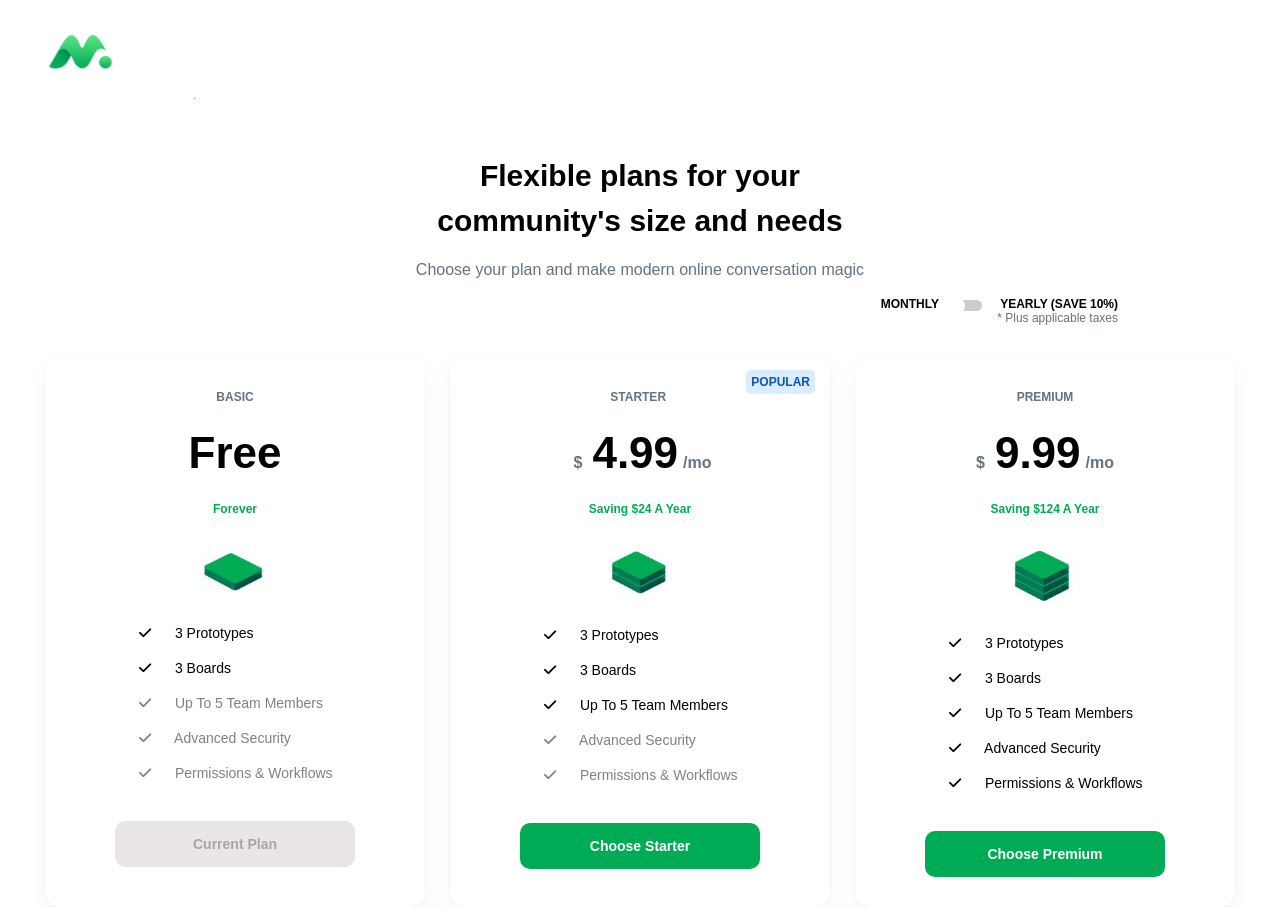
<file: index.html>
<!DOCTYPE html>
<html lang="en">

<head>
    <meta charset="UTF-8">
    <meta http-equiv="X-UA-Compatible" content="IE=edge">
    <meta name="viewport" content="width=device-width, initial-scale=1.0">
    <title>Pricing | Minimal-UI</title>
    <link rel="stylesheet" href="style.css">
    <link rel="preconnect" href="https://fonts.gstatic.com" crossorigin>
    <link rel="stylesheet" href="https://cdnjs.cloudflare.com/ajax/libs/font-awesome/6.1.0/css/all.min.css">

</head>


<body>
    <div class="contenar3">

        <a href="http://127.0.0.1:5500/"><img class="icon" src="images/icon.JPG" /></a>

        <h2 class="heding1">Flexible plans for your<br> community's size and needs</h2><br>
        <p class="pera">Choose your plan and make modern online conversation magic</p><br>


        <div class="save">
            <p class="month">MONTHLY
                <label class="switch">
                    <input type="checkbox">
                    <span class="slider round"></span>
                </label> YEARLY (SAVE 10%)</p>
            <P class="plus">* Plus applicable taxes</P>

        </div>
        <div class="flex">

            <div class="item1  ">
                <div class="line">
                    <p class="p">BASIC</p>
                    <h2>Free</h2>
                    <p class="p1">Forever</p>
                </div>

                <img src="images/box.JPG" class="img">

                <br><br>

                <div class="detail">

                    <p><i class="fa-solid fa-check"></i> 3 prototypes</p>
                    <p><i class="fa-solid fa-check"></i> 3 boards</p>
                    <p class="color"><i class="fa-solid fa-check"></i> up to 5 team members</p>
                    <p class="color"><i class="fa-solid fa-check"></i> advanced security</p>
                    <p class="color"><i class="fa-solid fa-check"></i> Permissions & workflows</p>

                </div>
                <button class="button" type="button" disabled> Current Plan</button>
            </div>
            <div class="item2">

                <p><span class="pop">POPULAR</span></p>

                <div class="line">

                    <p class="p3">STARTER</p>
                    <h2><span class="doller">$</span>4.99<span>/mo</span></h2>
                    <p class="p1">Saving $24 A Year</p>
                </div>

                <img src="images/box1.JPG" class="img"><br><br>
                <div class="detail">
                    <p><i class="fa-solid fa-check"></i> 3 prototypes</p>
                    <p><i class="fa-solid fa-check"></i> 3 boards</p>
                    <p><i class="fa-solid fa-check"></i> up to 5 team members</p>
                    <p class="color"><i class="fa-solid fa-check"></i> advanced security</p>
                    <p class="color"><i class="fa-solid fa-check"></i> Permissions & workflows</p>

                </div>
                <button class="button1" type="button"> Choose Starter</button>
            </div>
            <div class="item3">
                <div class="line">
                    <p class="p">PREMIUM</p>
                    <h2>
                        <sapn class="doller">$</sapn>9.99<span>/mo</span></h2>
                    <p class="p1">Saving $124 A Year</p>
                </div>

                <img src="images/box2.JPG" class="img"><br><br>
                <div class="detail">
                    <p><i class="fa-solid fa-check"></i> 3 prototypes</p>
                    <p><i class="fa-solid fa-check"></i> 3 boards</p>
                    <p><i class="fa-solid fa-check"></i> up to 5 team members</p>
                    <p><i class="fa-solid fa-check"></i> advanced security</p>
                    <p><i class="fa-solid fa-check"></i> Permissions & workflows</p>

                </div>
                <button class="button1" type="button"> Choose Premium</button>
            </div>

        </div>
    </div>

</body>

</html>
</file>
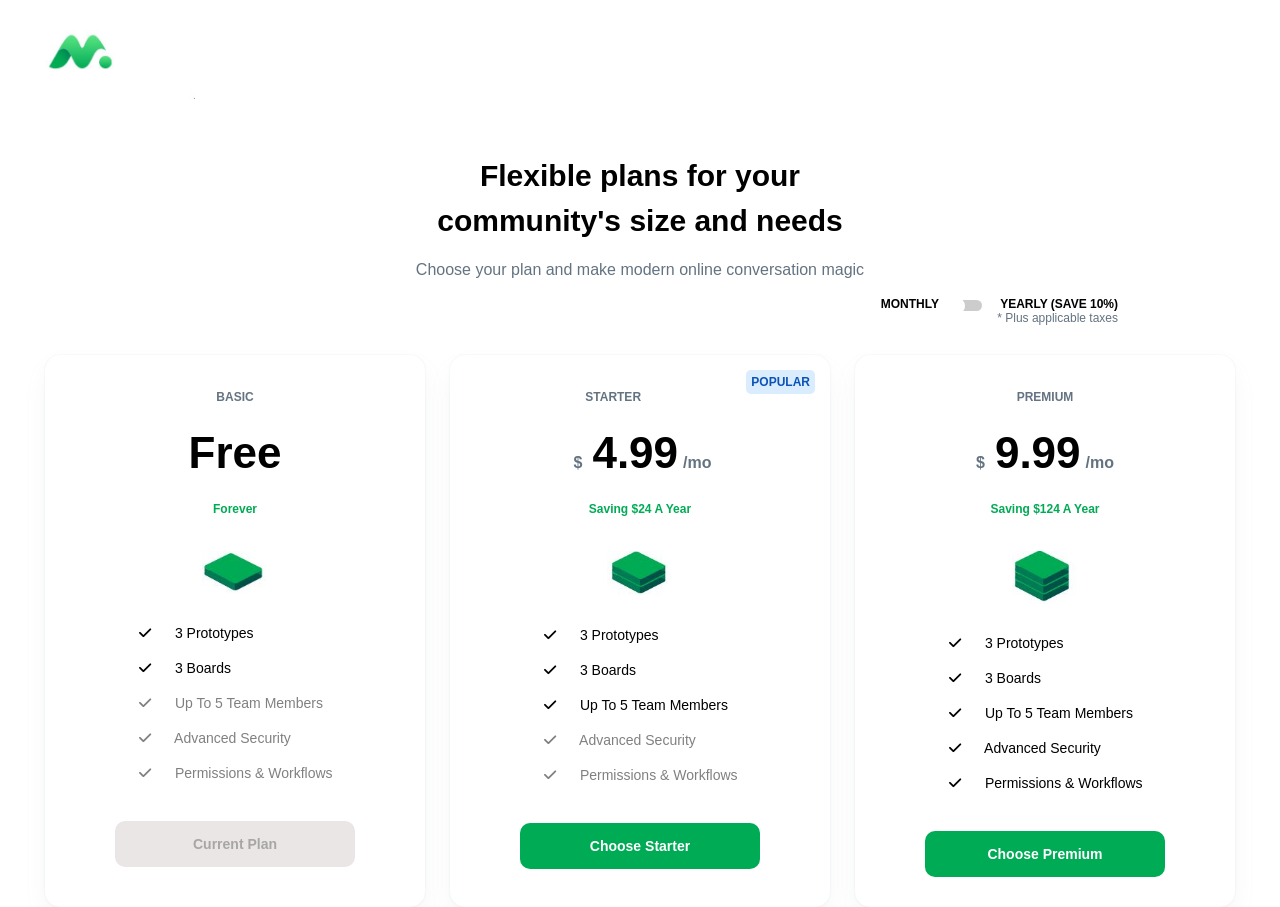
<file: plan.html>
<!DOCTYPE html>
<html lang="en">

<head>
    <meta charset="UTF-8">
    <meta http-equiv="X-UA-Compatible" content="IE=edge">
    <meta name="viewport" content="width=device-width, initial-scale=1.0">
    <title>Pricing | Minimal-UI</title>
    <link rel="stylesheet" href="style.css">
    <link rel="preconnect" href="https://fonts.gstatic.com" crossorigin>
    <link rel="stylesheet" href="https://cdnjs.cloudflare.com/ajax/libs/font-awesome/6.1.0/css/all.min.css">

</head>


<body>
    <div class="contenar3">

        <a href="http://127.0.0.1:5500/"><img class="icon" src="images/icon.JPG" /></a>

        <h2 class="heding1">Flexible plans for your<br> community's size and needs</h2><br>
        <p class="pera">Choose your plan and make modern online conversation magic</p><br>


        <div class="save">
            <p class="month">MONTHLY
                <label class="switch">
                    <input type="checkbox">
                    <span class="slider round"></span>
                </label> YEARLY (SAVE 10%)</p>
            <P class="plus">* Plus applicable taxes</P>

        </div>
        <div class="flex">

            <div class="item1  ">
                <div class="line">
                    <p class="p">BASIC</p>
                    <h2>Free</h2>
                    <p class="p1">Forever</p>
                </div>

                <img src="images/box.JPG" class="img">

                <br><br>

                <div class="detail">

                    <p><i class="fa-solid fa-check"></i> 3 prototypes</p>
                    <p><i class="fa-solid fa-check"></i> 3 boards</p>
                    <p class="color"><i class="fa-solid fa-check"></i> up to 5 team members</p>
                    <p class="color"><i class="fa-solid fa-check"></i> advanced security</p>
                    <p class="color"><i class="fa-solid fa-check"></i> Permissions & workflows</p>

                </div>
                <button class="button" type="button" disabled> Current Plan</button>
            </div>
            <div class="item2">

                <p><span class="pop">POPULAR</span></p>

                <div class="line">

                    <p class="p">STARTER</p>
                    <h2><span class="doller">$</span>4.99<span>/mo</span></h2>
                    <p class="p1">Saving $24 A Year</p>
                </div>

                <img src="images/box1.JPG" class="img"><br><br>
                <div class="detail">
                    <p><i class="fa-solid fa-check"></i> 3 prototypes</p>
                    <p><i class="fa-solid fa-check"></i> 3 boards</p>
                    <p><i class="fa-solid fa-check"></i> up to 5 team members</p>
                    <p class="color"><i class="fa-solid fa-check"></i> advanced security</p>
                    <p class="color"><i class="fa-solid fa-check"></i> Permissions & workflows</p>

                </div>
                <button class="button1" type="button"> Choose Starter</button>
            </div>
            <div class="item3">
                <div class="line">
                    <p class="p">PREMIUM</p>
                    <h2>
                        <sapn class="doller">$</sapn>9.99<span>/mo</span></h2>
                    <p class="p1">Saving $124 A Year</p>
                </div>

                <img src="images/box2.JPG" class="img"><br><br>
                <div class="detail">
                    <p><i class="fa-solid fa-check"></i> 3 prototypes</p>
                    <p><i class="fa-solid fa-check"></i> 3 boards</p>
                    <p><i class="fa-solid fa-check"></i> up to 5 team members</p>
                    <p><i class="fa-solid fa-check"></i> advanced security</p>
                    <p><i class="fa-solid fa-check"></i> Permissions & workflows</p>

                </div>
                <button class="button1" type="button"> Choose Premium</button>
            </div>

        </div>
    </div>

</body>

</html>
</file>
<file: style.css>
/* plan page css */

* {
    box-sizing: border-box;
    padding: 0%;
    margin: 0%;
}

body {
    font-family: 'Public Sans', sans-serif;
}

img {
    margin-left: 45px;
    margin-top: 30px;
    width: 150px;
    cursor: pointer;
}

.heding1 {
    text-align: center;
    margin-top: 50px;
    font-size: 30px;
    line-height: 1.5;
}

.p3 {
    font-size: 12px;
    color: #637381;
    font-weight: bold;
    margin-left: 50px;
}

.p {
    font-size: 12px;
    color: #637381;
    font-weight: bold;
    text-align: center;
}

.p1 {
    font-size: 12px;
    font-weight: bold;
    color: #00AB55;
}

.pop {
    font-size: 12px;
    font-weight: 700;
    float: right;
    padding: 5px;
    border-radius: 5px;
    margin-right: -15px;
    margin-top: -15px;
    background-color: rgba(24, 144, 255, 0.16);
    color: #0C53B7;
}

.save {
    margin-right: 162px;
}

.pera {
    text-align: center;
    color: #637381;
    font-weight: 400;
    font-size: 1rem;
}

.month {
    font-size: 0.75rem;
    font-weight: 700;
    text-transform: uppercase;
    text-align: right;
}

.plus {
    font-weight: 400;
    text-align: right;
    color: #637381;
    display: block;
    font-size: 0.75rem;
}

.flex {
    display: flex;
    flex-direction: row;
    column-gap: 25px;
    justify-content: center;
    margin-top: 30px;
    height: auto;
    text-align: center;
}

.item1 {
    width: 380px;
    border-radius: 15px;
    padding: 30px;
    box-shadow: 0 0 2px 0 rgb(145 158 171 / 20%), 0 12px 24px -4px rgb(145 158 171 / 12%);
}

.item2 {
    width: 380px;
    border-radius: 15px;
    padding: 30px;
    box-shadow: 0 0 2px 0 rgb(145 158 171 / 20%), 0 12px 24px -4px rgb(145 158 171 / 12%);
}

.item3 {
    width: 380px;
    border-radius: 15px;
    padding: 30px;
    box-shadow: 0 0 2px 0 rgb(145 158 171 / 20%), 0 12px 24px -4px rgb(145 158 171 / 12%);
}

.line {
    line-height: 2;
}

.line h2 {
    font-size: 2.75rem;
}

span {
    font-size: 1rem;
    color: #637381;
    padding-left: 5px;
}

.doller {
    font-size: 1rem;
    padding-right: 10px;
    color: #637381;
}

.detail {
    text-align: justify;
    text-transform: capitalize;
    line-height: 2.5;
    padding-left: 4rem;
    font-size: 0.875rem;
}

.img {
    width: 20%;
    margin-left: -3px;
}

.color {
    color: gray;
}

i {
    padding-right: 20px;
}

.button1 {
    margin-top: 30px;
    padding: 15px;
    border-radius: 10px;
    border: none;
    color: white;
    font-weight: 700;
    font-size: 0.875rem;
    width: 75%;
    cursor: pointer;
    background-color: #00AB55;
}

.button {
    margin-top: 30px;
    padding: 15px;
    border-radius: 10px;
    border: none;
    font-weight: 700;
    font-size: 0.875rem;
    width: 75%;
    background-color: rgb(234, 230, 230);
}

.button1:hover {
    background-color: #007B55;
}

.switch {
    position: relative;
    display: inline-block;
    width: 35px;
    height: 10px;
    margin-left: 10px;
    margin-right: 10px;
}

input[type="checkbox"] {
    opacity: 0;
    width: 0;
    height: 0;
}

.slider {
    position: absolute;
    cursor: pointer;
    top: 0;
    left: 0;
    right: 0;
    bottom: 0;
    padding-top: 30%;
    margin-top: 10%;
    margin-right: 5px;
    background-color: #ccc;
    -webkit-transition: .4s;
    transition: .4s;
}

.slider:before {
    position: absolute;
    content: "";
    height: 18px;
    width: 18px;
    left: 0px;
    margin-top: -45%;
    margin-left: -18%;
    background-color: white;
    -webkit-transition: .4s;
    transition: .4s;
}

input:checked+.slider {
    background-color: #8bf5c0;
}

input:focus+.slider {
    box-shadow: 0 0 1px #00AB55;
}

input:checked+.slider:before {
    -webkit-transform: translateX(26px);
    -ms-transform: translateX(26px);
    transform: translateX(26px);
    background-color: #00AB55;
}

.slider.round {
    border-radius: 34px;
}

.slider.round:before {
    border-radius: 50%;
}

@media screen and (min-width:300px) and (max-width:599px) {
    * {
        margin: 0px;
        padding: 0px;
        box-sizing: border-box;
    }
    .flex {
        display: flex;
        flex-direction: column;
        align-items: center;
        margin-top: 25px;
        row-gap: 15px;
    }
    .icon {
        width: 100px;
    }
    .heding1 {
        margin-top: 10px;
        font-size: 24px;
    }
    .pera {
        margin: 5px;
    }
    .save {
        margin-top: 10px;
        margin-right: auto;
        padding-right: 35px;
    }
}

@media screen and (min-width:600px) and (max-width:899px) {
    .flex {
        display: flex;
        flex-direction: column;
        align-items: center;
        width: calc(100% + 24px);
    }
    .save {
        margin-top: 10px;
        margin-right: auto;
        padding-right: 40px;
    }
}

@media screen and (min-width:900px) and (max-width:1100px) {
    .flex {
        display: flex;
        flex-direction: row;
        align-items: center;
    }
    .save {
        margin-right: 10px;
    }
}
</file>
